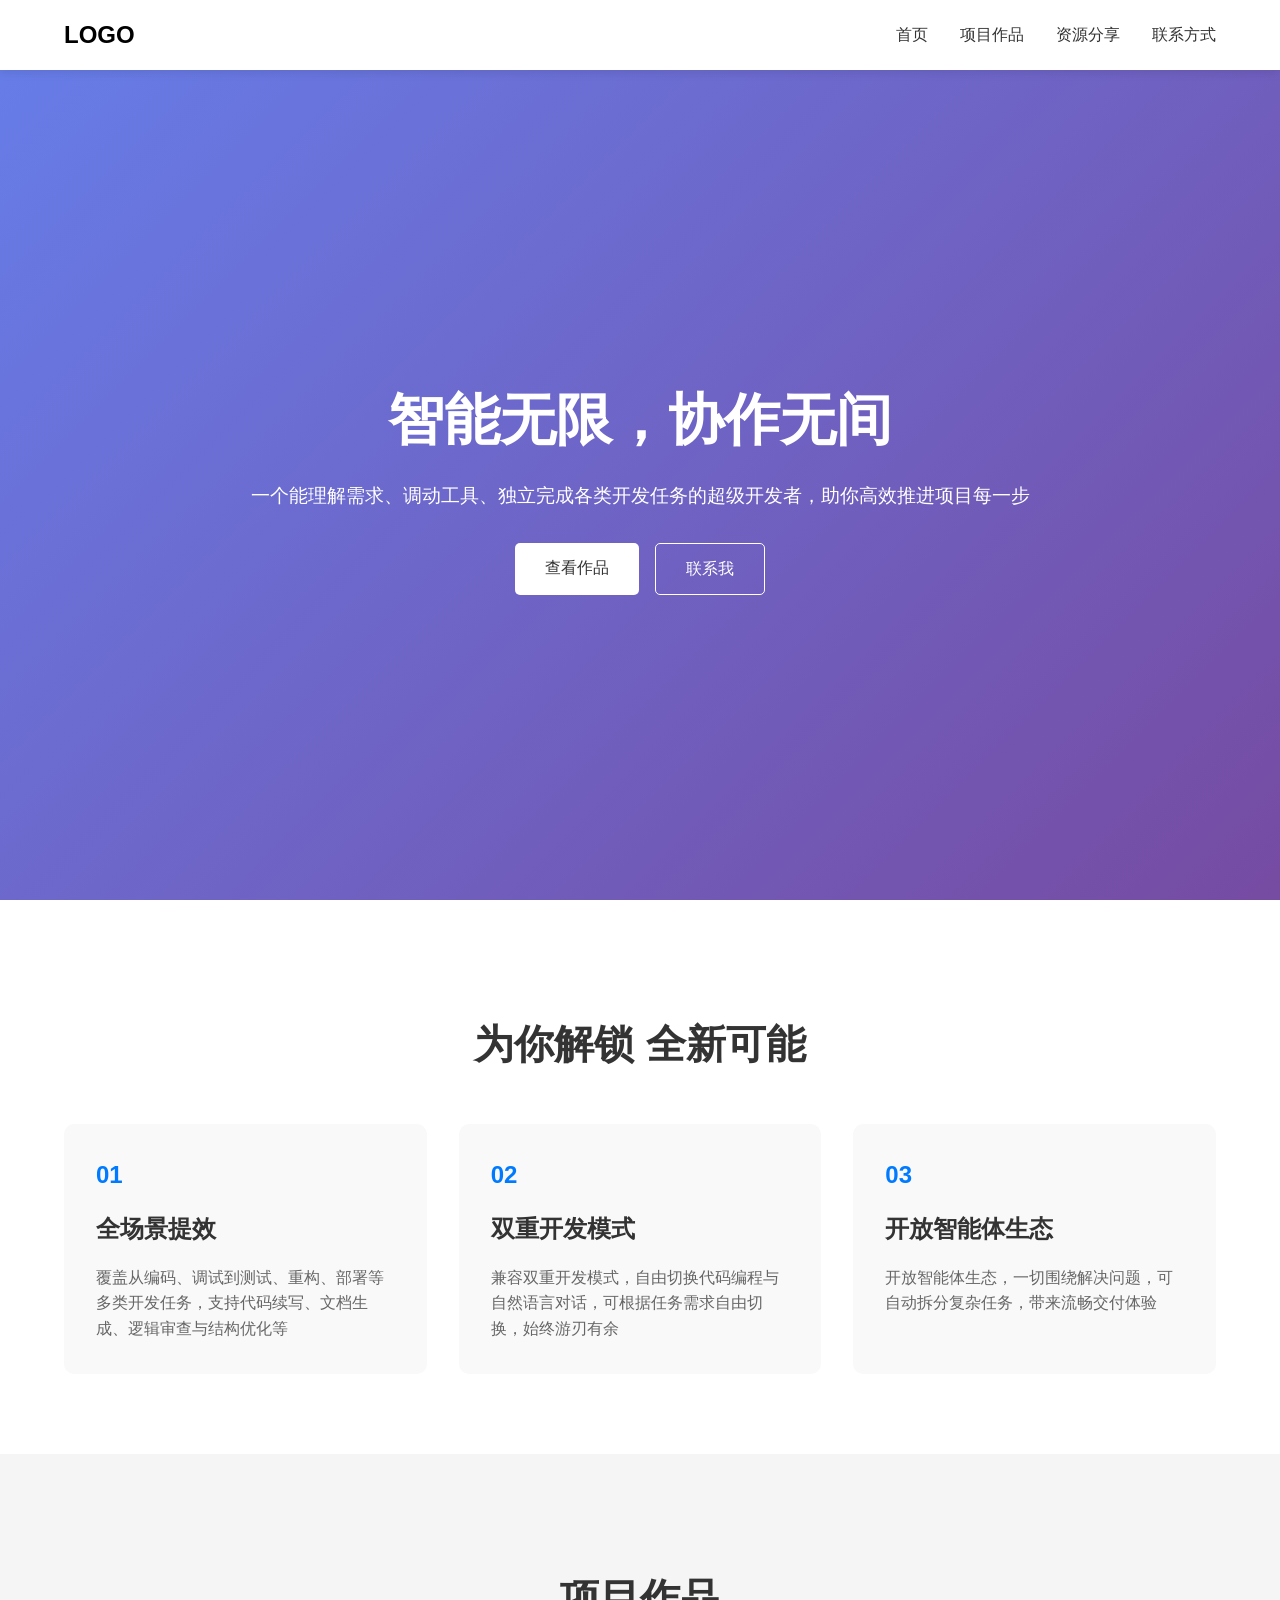
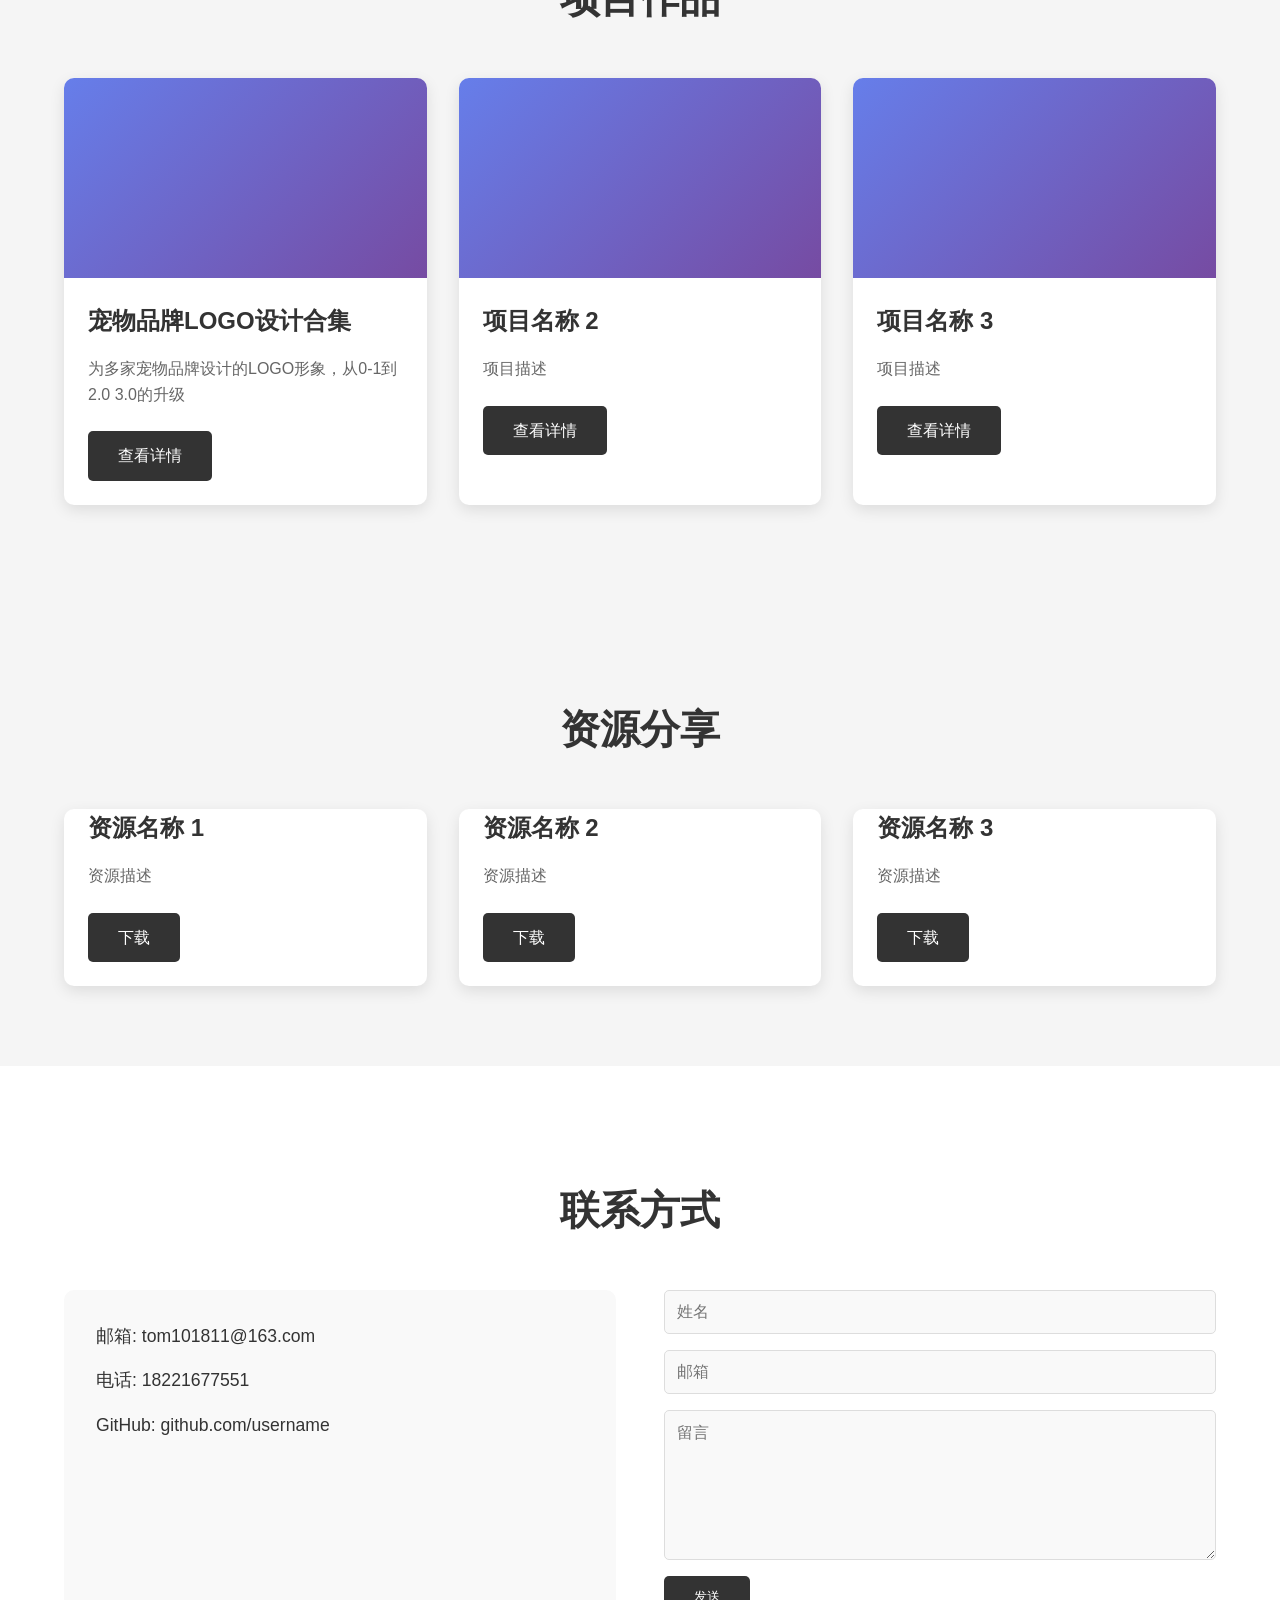
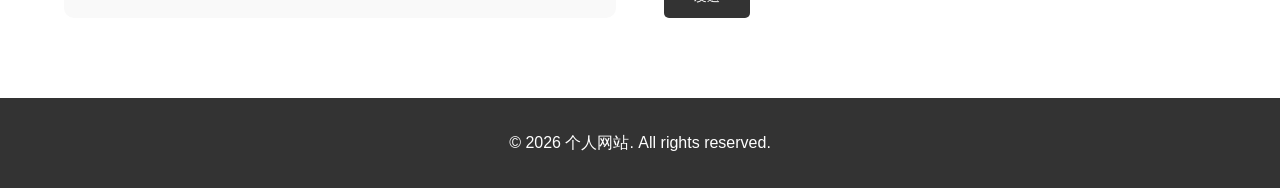
<file: index.html>
<!DOCTYPE html>
<html lang="zh-CN">
<head>
    <meta charset="UTF-8">
    <meta name="viewport" content="width=device-width, initial-scale=1.0">
    <title>欣虎设计</title>
    <link rel="stylesheet" href="style.css">
</head>
<body>
    <header>
        <nav>
            <div class="logo">LOGO</div>
            <ul class="nav-links">
                <li><a href="#home">首页</a></li>
                <li><a href="#projects">项目作品</a></li>
                <li><a href="#resources">资源分享</a></li>
                <li><a href="#contact">联系方式</a></li>
            </ul>
            <div class="burger">
                <div class="line1"></div>
                <div class="line2"></div>
                <div class="line3"></div>
            </div>
        </nav>
    </header>

    <section id="home" class="hero">
        <div class="hero-content">
            <h1>智能无限，协作无间</h1>
            <p>一个能理解需求、调动工具、独立完成各类开发任务的超级开发者，助你高效推进项目每一步</p>
            <div class="hero-buttons">
                <a href="#projects" class="btn primary">查看作品</a>
                <a href="#contact" class="btn secondary">联系我</a>
            </div>
        </div>
    </section>

    <section id="features" class="features">
        <h2>为你解锁 全新可能</h2>
        <div class="features-container">
            <div class="feature-card">
                <div class="feature-icon">01</div>
                <h3>全场景提效</h3>
                <p>覆盖从编码、调试到测试、重构、部署等多类开发任务，支持代码续写、文档生成、逻辑审查与结构优化等</p>
            </div>
            <div class="feature-card">
                <div class="feature-icon">02</div>
                <h3>双重开发模式</h3>
                <p>兼容双重开发模式，自由切换代码编程与自然语言对话，可根据任务需求自由切换，始终游刃有余</p>
            </div>
            <div class="feature-card">
                <div class="feature-icon">03</div>
                <h3>开放智能体生态</h3>
                <p>开放智能体生态，一切围绕解决问题，可自动拆分复杂任务，带来流畅交付体验</p>
            </div>
        </div>
    </section>

    <section id="projects" class="projects">
        <h2>项目作品</h2>
        <div class="projects-container">
            <div class="project-card">
                <div class="project-image"></div>
                <h3>宠物品牌LOGO设计合集</h3>
                <p>为多家宠物品牌设计的LOGO形象，从0-1到2.0 3.0的升级</p>
                <a href="project.html" class="btn">查看详情</a>
            </div>
            <div class="project-card">
                <div class="project-image"></div>
                <h3>项目名称 2</h3>
                <p>项目描述</p>
                <a href="project.html" class="btn">查看详情</a>
            </div>
            <div class="project-card">
                <div class="project-image"></div>
                <h3>项目名称 3</h3>
                <p>项目描述</p>
                <a href="project.html" class="btn">查看详情</a>
            </div>
        </div>
    </section>

    <section id="resources" class="resources">
        <h2>资源分享</h2>
        <div class="resources-container">
            <div class="resource-card">
                <h3>资源名称 1</h3>
                <p>资源描述</p>
                <a href="#" class="btn">下载</a>
            </div>
            <div class="resource-card">
                <h3>资源名称 2</h3>
                <p>资源描述</p>
                <a href="#" class="btn">下载</a>
            </div>
            <div class="resource-card">
                <h3>资源名称 3</h3>
                <p>资源描述</p>
                <a href="#" class="btn">下载</a>
            </div>
        </div>
    </section>

    <section id="contact" class="contact">
        <h2>联系方式</h2>
        <div class="contact-container">
            <div class="contact-info">
                <p>邮箱: tom101811@163.com</p>
                <p>电话: 18221677551</p>
                <p>GitHub: github.com/username</p>
            </div>
            <form class="contact-form">
                <input type="text" placeholder="姓名">
                <input type="email" placeholder="邮箱">
                <textarea placeholder="留言"></textarea>
                <button type="submit" class="btn">发送</button>
            </form>
        </div>
    </section>

    <footer>
        <p>&copy; 2026 个人网站. All rights reserved.</p>
    </footer>

    <script src="script.js"></script>
</body>
</html>
</file>
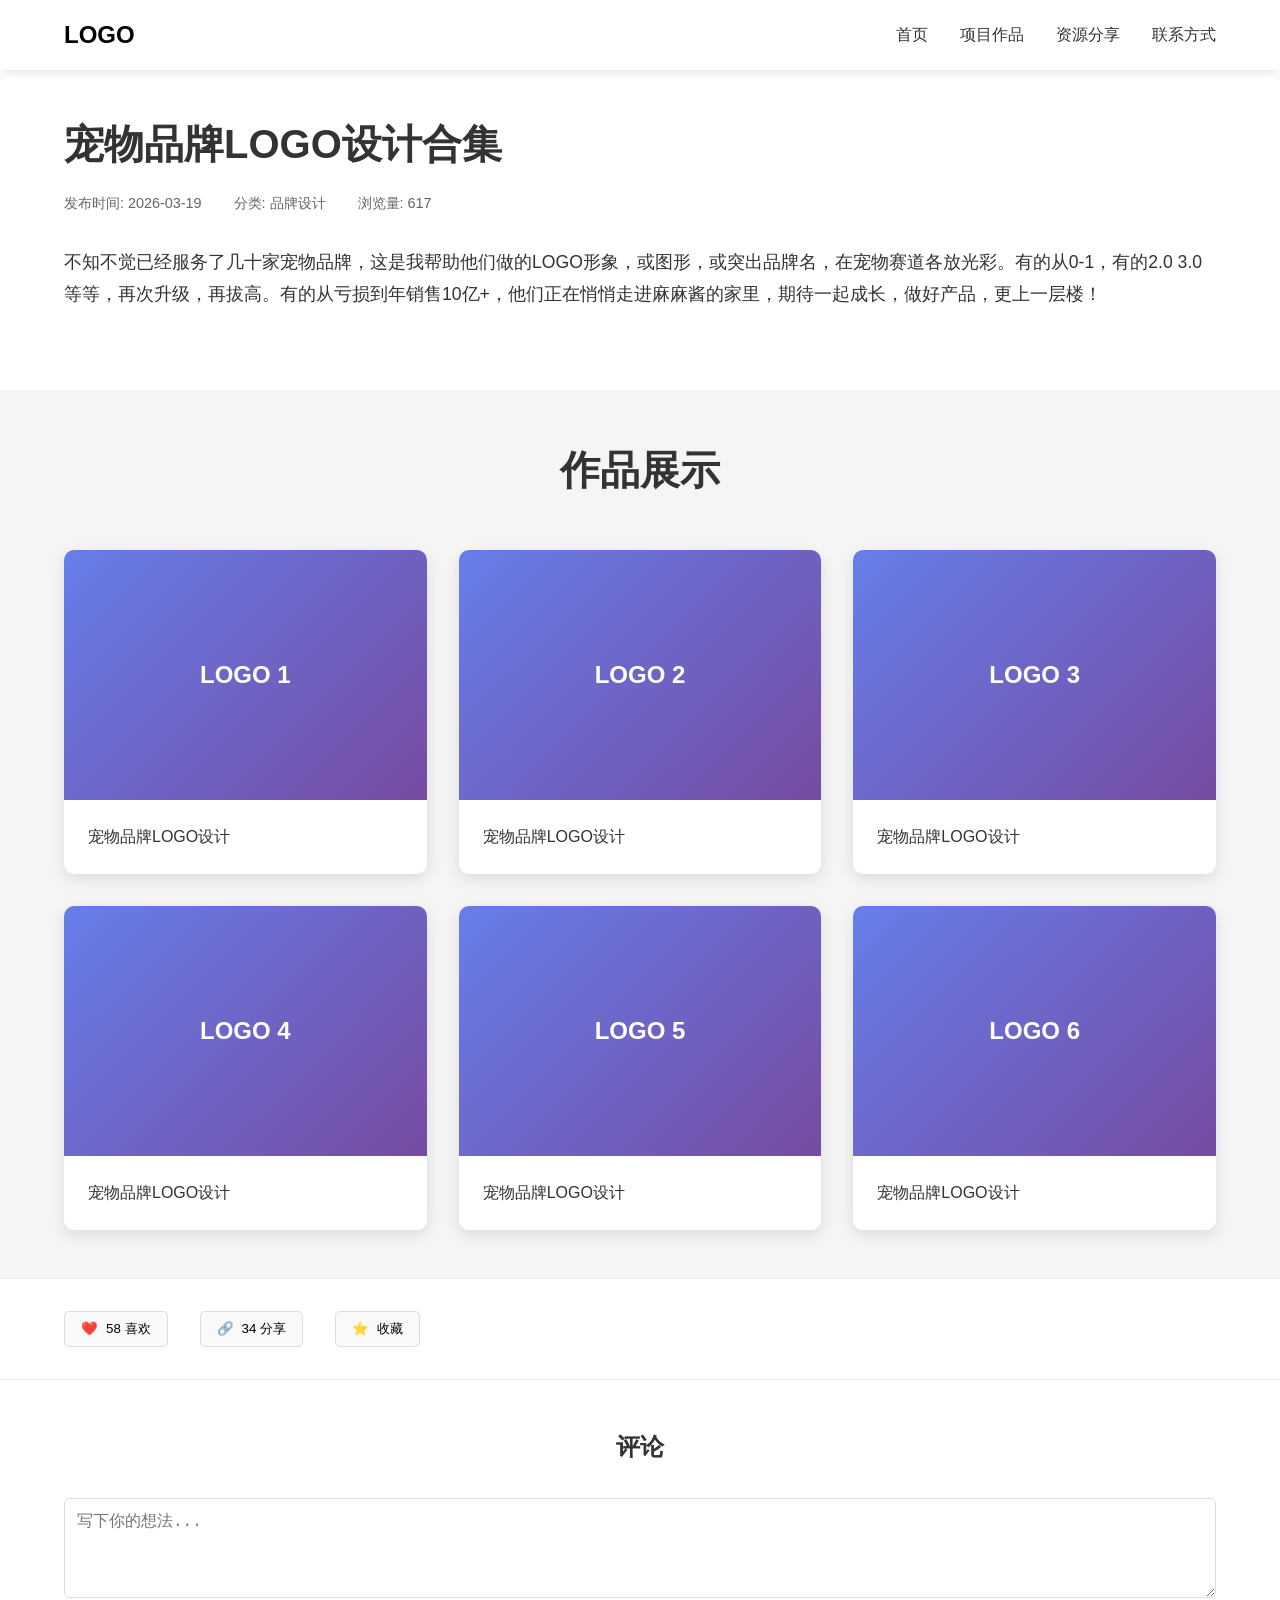
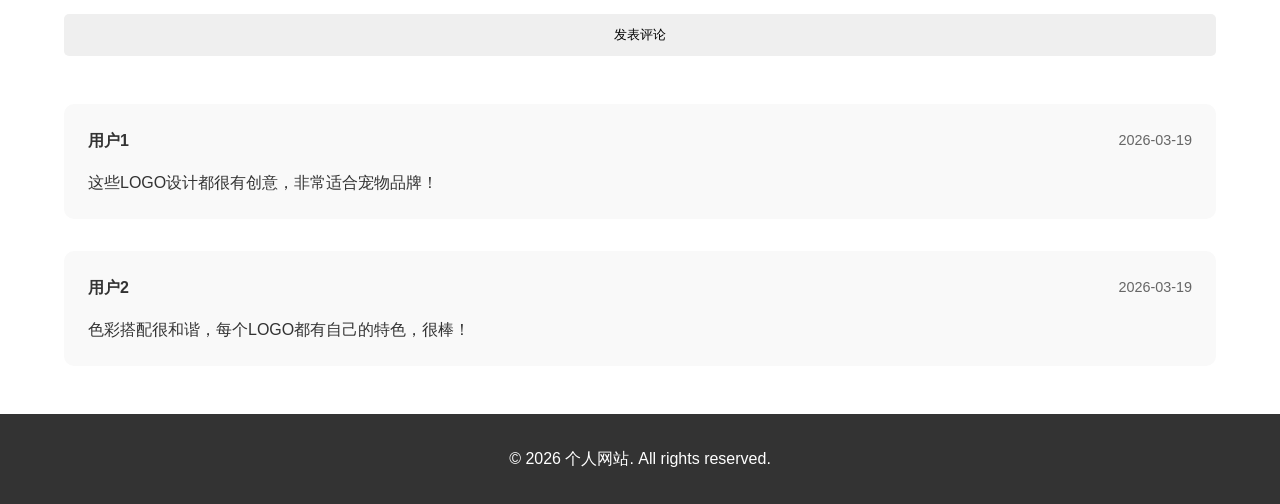
<file: project.html>
<!DOCTYPE html>
<html lang="zh-CN">
<head>
    <meta charset="UTF-8">
    <meta name="viewport" content="width=device-width, initial-scale=1.0">
    <title>项目详情 - 个人网站</title>
    <link rel="stylesheet" href="style.css">
    <style>
        /* 项目页面特有样式 */
        .project-header {
            padding: 2rem 5%;
            padding-top: 7rem;
            background-color: #fff;
            box-shadow: 0 2px 10px rgba(0, 0, 0, 0.1);
        }
        
        .project-title {
            font-size: 2.5rem;
            font-weight: bold;
            margin-bottom: 1rem;
            color: #333;
        }
        
        .project-meta {
            display: flex;
            gap: 2rem;
            margin-bottom: 2rem;
            color: #666;
            font-size: 0.9rem;
        }
        
        .project-description {
            font-size: 1.1rem;
            line-height: 1.8;
            color: #333;
            margin-bottom: 3rem;
        }
        
        .project-gallery {
            padding: 3rem 5%;
            background-color: #f5f5f5;
        }
        
        .gallery-container {
            display: grid;
            grid-template-columns: repeat(auto-fit, minmax(300px, 1fr));
            gap: 2rem;
            margin-top: 2rem;
        }
        
        .gallery-item {
            background-color: #fff;
            border-radius: 10px;
            overflow: hidden;
            box-shadow: 0 5px 15px rgba(0, 0, 0, 0.1);
            transition: transform 0.3s ease, box-shadow 0.3s ease;
        }
        
        .gallery-item:hover {
            transform: translateY(-5px);
            box-shadow: 0 10px 25px rgba(0, 0, 0, 0.15);
        }
        
        .gallery-image {
            width: 100%;
            height: 250px;
            background: linear-gradient(135deg, #667eea 0%, #764ba2 100%);
            display: flex;
            align-items: center;
            justify-content: center;
            color: #fff;
            font-size: 1.5rem;
            font-weight: bold;
        }
        
        .gallery-caption {
            padding: 1.5rem;
            color: #333;
        }
        
        .project-actions {
            padding: 2rem 5%;
            background-color: #fff;
            display: flex;
            gap: 2rem;
            align-items: center;
            border-top: 1px solid #eee;
            border-bottom: 1px solid #eee;
        }
        
        .action-btn {
            display: flex;
            align-items: center;
            gap: 0.5rem;
            padding: 8px 16px;
            background-color: #f9f9f9;
            border: 1px solid #ddd;
            border-radius: 5px;
            cursor: pointer;
            transition: all 0.3s ease;
        }
        
        .action-btn:hover {
            background-color: #f0f0f0;
            transform: translateY(-2px);
        }
        
        .project-comments {
            padding: 3rem 5%;
            background-color: #fff;
        }
        
        .comments-title {
            font-size: 1.5rem;
            font-weight: bold;
            margin-bottom: 2rem;
            color: #333;
        }
        
        .comment-form {
            display: flex;
            flex-direction: column;
            gap: 1rem;
            margin-bottom: 3rem;
        }
        
        .comment-form textarea {
            padding: 12px;
            border: 1px solid #ddd;
            border-radius: 5px;
            resize: vertical;
            min-height: 100px;
            font-size: 1rem;
        }
        
        .comment-list {
            display: flex;
            flex-direction: column;
            gap: 2rem;
        }
        
        .comment-item {
            padding: 1.5rem;
            background-color: #f9f9f9;
            border-radius: 10px;
        }
        
        .comment-header {
            display: flex;
            justify-content: space-between;
            align-items: center;
            margin-bottom: 1rem;
        }
        
        .comment-author {
            font-weight: bold;
            color: #333;
        }
        
        .comment-time {
            font-size: 0.9rem;
            color: #666;
        }
        
        .comment-content {
            color: #333;
            line-height: 1.6;
        }
        
        @media screen and (max-width: 768px) {
            .project-meta {
                flex-direction: column;
                gap: 0.5rem;
            }
            
            .project-actions {
                flex-direction: column;
                align-items: flex-start;
            }
        }
    </style>
</head>
<body>
     <header>
        <nav>
            <div class="logo">LOGO</div>
            <ul class="nav-links">
                <li><a href="index.html">首页</a></li>
                <li><a href="index.html#projects">项目作品</a></li>
                <li><a href="index.html#resources">资源分享</a></li>
                <li><a href="index.html#contact">联系方式</a></li>
            </ul>
            <div class="burger">
                <div class="line1"></div>
                <div class="line2"></div>
                <div class="line3"></div>
            </div>
        </nav>
    </header>

    <section class="project-header">
        <h1 class="project-title">宠物品牌LOGO设计合集</h1>
        <div class="project-meta">
            <span>发布时间: 2026-03-19</span>
            <span>分类: 品牌设计</span>
            <span>浏览量: 617</span>
        </div>
        <p class="project-description">
            不知不觉已经服务了几十家宠物品牌，这是我帮助他们做的LOGO形象，或图形，或突出品牌名，在宠物赛道各放光彩。有的从0-1，有的2.0 3.0等等，再次升级，再拔高。有的从亏损到年销售10亿+，他们正在悄悄走进麻麻酱的家里，期待一起成长，做好产品，更上一层楼！
        </p>
    </section>

    <section class="project-gallery">
        <h2>作品展示</h2>
        <div class="gallery-container">
            <div class="gallery-item">
                <div class="gallery-image">LOGO 1</div>
                <div class="gallery-caption">宠物品牌LOGO设计</div>
            </div>
            <div class="gallery-item">
                <div class="gallery-image">LOGO 2</div>
                <div class="gallery-caption">宠物品牌LOGO设计</div>
            </div>
            <div class="gallery-item">
                <div class="gallery-image">LOGO 3</div>
                <div class="gallery-caption">宠物品牌LOGO设计</div>
            </div>
            <div class="gallery-item">
                <div class="gallery-image">LOGO 4</div>
                <div class="gallery-caption">宠物品牌LOGO设计</div>
            </div>
            <div class="gallery-item">
                <div class="gallery-image">LOGO 5</div>
                <div class="gallery-caption">宠物品牌LOGO设计</div>
            </div>
            <div class="gallery-item">
                <div class="gallery-image">LOGO 6</div>
                <div class="gallery-caption">宠物品牌LOGO设计</div>
            </div>
        </div>
    </section>

    <section class="project-actions">
        <button class="action-btn">
            <span>❤️</span>
            <span>58 喜欢</span>
        </button>
        <button class="action-btn">
            <span>🔗</span>
            <span>34 分享</span>
        </button>
        <button class="action-btn">
            <span>⭐</span>
            <span>收藏</span>
        </button>
    </section>

    <section class="project-comments">
        <h2 class="comments-title">评论</h2>
        <form class="comment-form">
            <textarea placeholder="写下你的想法..."></textarea>
            <button type="submit" class="btn">发表评论</button>
        </form>
        <div class="comment-list">
            <div class="comment-item">
                <div class="comment-header">
                    <span class="comment-author">用户1</span>
                    <span class="comment-time">2026-03-19</span>
                </div>
                <div class="comment-content">
                    这些LOGO设计都很有创意，非常适合宠物品牌！
                </div>
            </div>
            <div class="comment-item">
                <div class="comment-header">
                    <span class="comment-author">用户2</span>
                    <span class="comment-time">2026-03-19</span>
                </div>
                <div class="comment-content">
                    色彩搭配很和谐，每个LOGO都有自己的特色，很棒！
                </div>
            </div>
        </div>
    </section>

    <footer>
        <p>&copy; 2026 个人网站. All rights reserved.</p>
    </footer>

    <script src="script.js"></script>
</body>
</html>
</file>
<file: style.css>
* {
    margin: 0;
    padding: 0;
    box-sizing: border-box;
}

body {
    font-family: 'Arial', sans-serif;
    line-height: 1.6;
    color: #333;
    background-color: #f5f5f5;
}

header {
    background-color: #fff;
    box-shadow: 0 2px 10px rgba(0, 0, 0, 0.1);
    position: fixed;
    top: 0;
    width: 100%;
    z-index: 1000;
}

nav {
    display: flex;
    justify-content: space-between;
    align-items: center;
    padding: 1rem 5%;
}

.logo {
    font-size: 1.5rem;
    font-weight: bold;
    color: #000;
}

.nav-links {
    display: flex;
    list-style: none;
}

.nav-links li {
    margin-left: 2rem;
}

.nav-links a {
    text-decoration: none;
    color: #333;
    font-weight: 500;
    transition: color 0.3s ease;
}

.nav-links a:hover {
    color: #007bff;
}

.burger {
    display: none;
    cursor: pointer;
}

.burger div {
    width: 25px;
    height: 3px;
    background-color: #333;
    margin: 5px;
    transition: all 0.3s ease;
}

.hero {
    background: linear-gradient(135deg, #667eea 0%, #764ba2 100%);
    min-height: 100vh;
    display: flex;
    align-items: center;
    justify-content: center;
    color: #fff;
    text-align: center;
    padding: 0 5%;
    padding-top: 70px;
}

.hero-content h1 {
    font-size: 3.5rem;
    margin-bottom: 1rem;
    font-weight: bold;
}

.hero-content p {
    font-size: 1.2rem;
    margin-bottom: 2rem;
    max-width: 800px;
}

.hero-buttons {
    display: flex;
    gap: 1rem;
    justify-content: center;
    flex-wrap: wrap;
}

.btn {
    display: inline-block;
    padding: 12px 30px;
    text-decoration: none;
    border-radius: 5px;
    font-weight: 500;
    transition: all 0.3s ease;
    border: none;
    cursor: pointer;
}

.btn.primary {
    background-color: #fff;
    color: #333;
}

.btn.secondary {
    background-color: transparent;
    color: #fff;
    border: 1px solid #fff;
}

.btn:hover {
    transform: translateY(-2px);
    box-shadow: 0 5px 15px rgba(0, 0, 0, 0.1);
}

section {
    padding: 5rem 5%;
    padding-top: 7rem;
}

h2 {
    font-size: 2.5rem;
    text-align: center;
    margin-bottom: 3rem;
    color: #333;
    font-weight: bold;
}

.features {
    background-color: #fff;
}

.features-container {
    display: grid;
    grid-template-columns: repeat(auto-fit, minmax(300px, 1fr));
    gap: 2rem;
    margin-top: 3rem;
}

.feature-card {
    background-color: #f9f9f9;
    padding: 2rem;
    border-radius: 10px;
    transition: transform 0.3s ease, box-shadow 0.3s ease;
}

.feature-card:hover {
    transform: translateY(-5px);
    box-shadow: 0 10px 25px rgba(0, 0, 0, 0.1);
}

.feature-icon {
    font-size: 1.5rem;
    font-weight: bold;
    color: #007bff;
    margin-bottom: 1rem;
}

.feature-card h3 {
    font-size: 1.5rem;
    margin-bottom: 1rem;
    color: #333;
}

.feature-card p {
    color: #666;
    line-height: 1.6;
}

.projects-container,
.resources-container {
    display: grid;
    grid-template-columns: repeat(auto-fit, minmax(300px, 1fr));
    gap: 2rem;
    margin-top: 3rem;
}

.project-card,
.resource-card {
    background-color: #fff;
    box-shadow: 0 5px 15px rgba(0, 0, 0, 0.1);
    border-radius: 10px;
    overflow: hidden;
    transition: transform 0.3s ease, box-shadow 0.3s ease;
}

.project-card:hover,
.resource-card:hover {
    transform: translateY(-5px);
    box-shadow: 0 10px 25px rgba(0, 0, 0, 0.15);
}

.project-image {
    height: 200px;
    background: linear-gradient(135deg, #667eea 0%, #764ba2 100%);
    margin-bottom: 1.5rem;
}

.project-card h3,
.resource-card h3 {
    font-size: 1.5rem;
    margin-bottom: 1rem;
    padding: 0 1.5rem;
    color: #333;
}

.project-card p,
.resource-card p {
    padding: 0 1.5rem 1.5rem;
    color: #666;
}

.project-card .btn,
.resource-card .btn {
    margin: 0 1.5rem 1.5rem;
    background-color: #333;
    color: #fff;
}

.project-card .btn:hover,
.resource-card .btn:hover {
    background-color: #007bff;
}

.contact {
    background-color: #fff;
}

.contact-container {
    display: grid;
    grid-template-columns: 1fr 1fr;
    gap: 3rem;
    margin-top: 3rem;
}

.contact-info {
    background-color: #f9f9f9;
    padding: 2rem;
    border-radius: 10px;
}

.contact-info p {
    margin-bottom: 1rem;
    font-size: 1.1rem;
    color: #333;
}

.contact-form {
    display: flex;
    flex-direction: column;
    gap: 1rem;
}

.contact-form input,
.contact-form textarea {
    padding: 12px;
    border: 1px solid #ddd;
    border-radius: 5px;
    font-size: 1rem;
    background-color: #f9f9f9;
}

.contact-form textarea {
    resize: vertical;
    min-height: 150px;
}

.contact-form button {
    align-self: flex-start;
    background-color: #333;
    color: #fff;
}

.contact-form button:hover {
    background-color: #007bff;
}

footer {
    background-color: #333;
    color: #fff;
    text-align: center;
    padding: 2rem;
}

@media screen and (max-width: 768px) {
    .nav-links {
        position: fixed;
        right: 0;
        top: 70px;
        background-color: #fff;
        width: 50%;
        height: calc(100vh - 70px);
        flex-direction: column;
        align-items: center;
        justify-content: space-around;
        transform: translateX(100%);
        transition: transform 0.5s ease-in;
        box-shadow: -5px 0 15px rgba(0, 0, 0, 0.1);
    }

    .nav-links li {
        margin: 0;
        opacity: 0;
    }

    .burger {
        display: block;
    }

    .nav-active {
        transform: translateX(0%);
    }

    @keyframes navLinkFade {
        from {
            opacity: 0;
            transform: translateX(50px);
        }
        to {
            opacity: 1;
            transform: translateX(0);
        }
    }

    .toggle .line1 {
        transform: rotate(-45deg) translate(-5px, 6px);
    }

    .toggle .line2 {
        opacity: 0;
    }

    .toggle .line3 {
        transform: rotate(45deg) translate(-5px, -6px);
    }

    .hero-content h1 {
        font-size: 2.5rem;
    }

    .hero-buttons {
        flex-direction: column;
        align-items: center;
    }

    .contact-container {
        grid-template-columns: 1fr;
    }
}

@media screen and (max-width: 480px) {
    .hero-content h1 {
        font-size: 2rem;
    }

    h2 {
        font-size: 2rem;
    }

    section {
        padding: 3rem 5%;
    }
}
</file>
